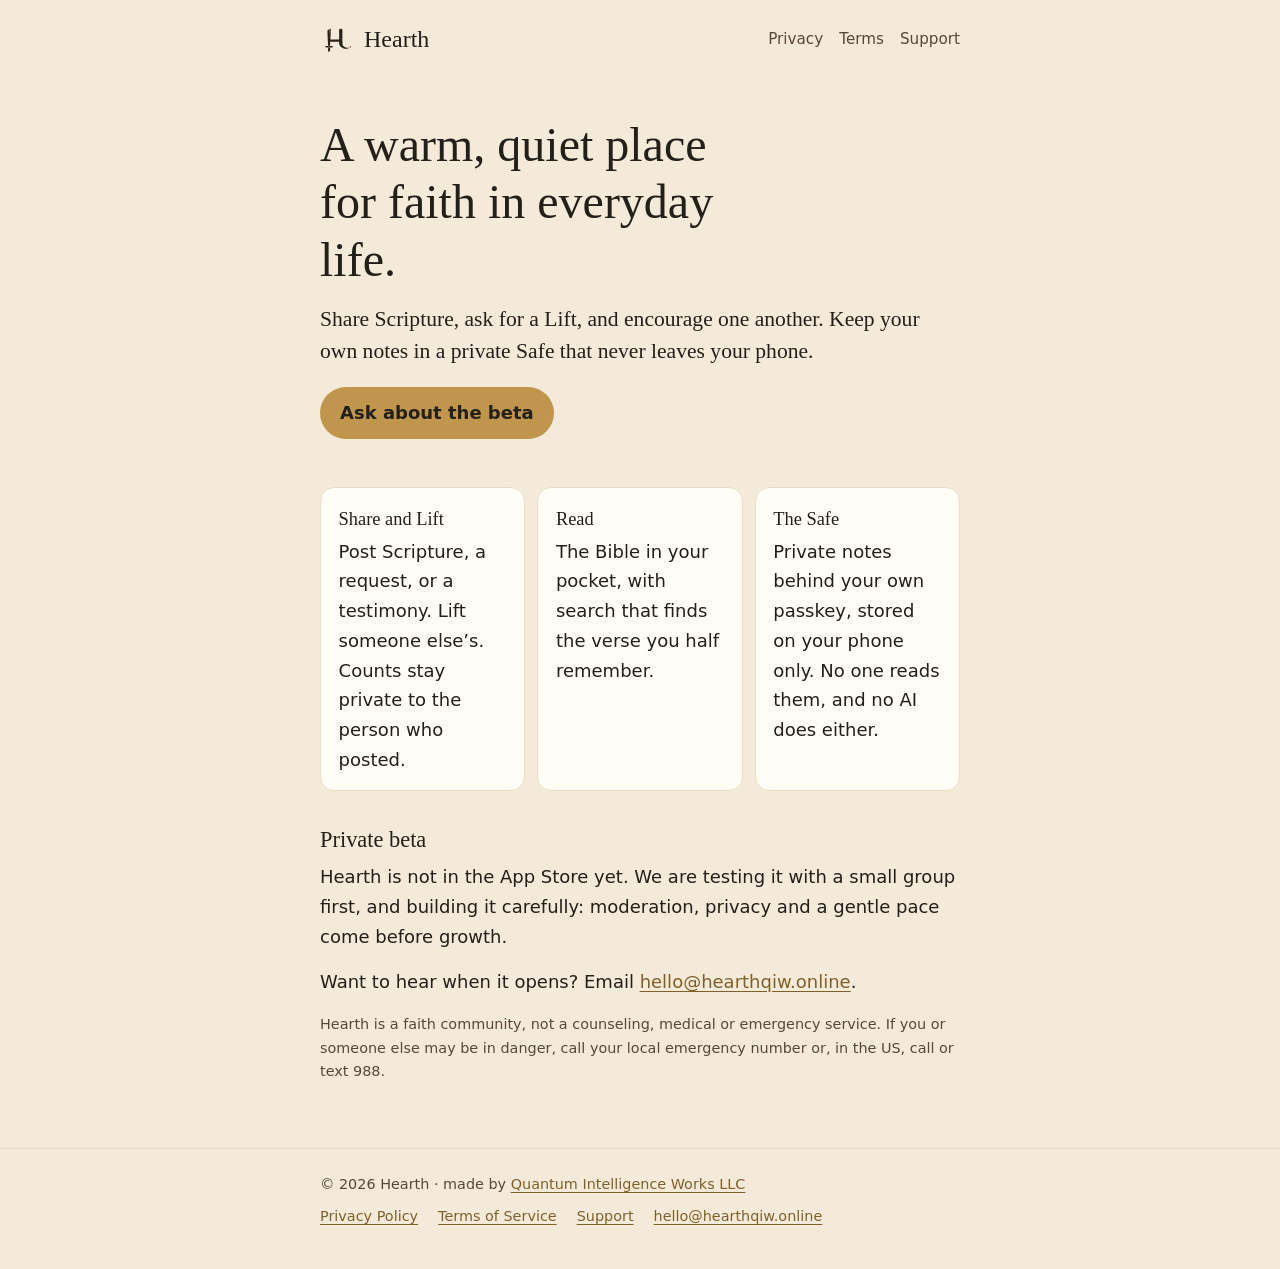
<file: hearth/index.html>
<!doctype html>
<html lang="en">
<head>
<meta charset="utf-8">
<meta name="viewport" content="width=device-width, initial-scale=1">
<meta name="format-detection" content="telephone=no">
<title>Hearth: a warm, quiet place for faith in everyday life</title>
<meta name="description" content="Hearth is a faith community app for sharing Scripture and lift requests, encouraging one another, and keeping a private Safe for your own notes. Now in private beta.">
<meta name="referrer" content="strict-origin-when-cross-origin">
<meta http-equiv="Content-Security-Policy" content="default-src 'self'; img-src 'self' data:; style-src 'self'; base-uri 'none'; form-action 'none'">
<meta name="theme-color" content="#f4ead9" media="(prefers-color-scheme: light)">
<meta name="theme-color" content="#100c08" media="(prefers-color-scheme: dark)">
<link rel="canonical" href="https://hearthqiw.online/hearth/">
<link rel="icon" href="/hearth/favicon.svg" type="image/svg+xml">
<link rel="apple-touch-icon" href="/hearth/apple-touch-icon.png">
<link rel="stylesheet" href="/hearth/style.css">
<meta property="og:type" content="website">
<meta property="og:site_name" content="Hearth">
<meta property="og:title" content="Hearth: a warm, quiet place for faith in everyday life">
<meta property="og:description" content="Hearth is a faith community app for sharing Scripture and lift requests, encouraging one another, and keeping a private Safe for your own notes. Now in private beta.">
<meta property="og:url" content="https://hearthqiw.online/hearth/">
<meta property="og:image" content="https://hearthqiw.online/hearth/og-image.png">
<meta name="twitter:card" content="summary">
</head>
<body>
<a class="skip" href="#main">Skip to content</a>
<header class="site">
  <div class="wrap">
    <a class="brand" href="/hearth/"><picture><source srcset="/hearth/mark-ember.svg" media="(prefers-color-scheme: dark)"><img src="/hearth/mark-light.svg" alt="" width="36" height="36"></picture><span>Hearth</span></a>
    <nav aria-label="Main">
      <a href="/privacy/">Privacy</a>
      <a href="/terms/">Terms</a>
      <a href="/support/">Support</a>
    </nav>
  </div>
</header>
<main id="main">
  <div class="wrap">
    <section class="hero">
      <h1>A warm, quiet place for faith in everyday life.</h1>
      <p class="lead">Share Scripture, ask for a Lift, and encourage one another. Keep your own notes in a private Safe that never leaves your phone.</p>
      <p><a class="button" href="mailto:hello@hearthqiw.online?subject=Hearth%20beta">Ask about the beta</a></p>
    </section>

    <ul class="cards">
      <li><strong>Share and Lift</strong>Post Scripture, a request, or a testimony. Lift someone else&rsquo;s. Counts stay private to the person who posted.</li>
      <li><strong>Read</strong>The Bible in your pocket, with search that finds the verse you half remember.</li>
      <li><strong>The Safe</strong>Private notes behind your own passkey, stored on your phone only. No one reads them, and no AI does either.</li>
    </ul>

    <h2>Private beta</h2>
    <p>Hearth is not in the App Store yet. We are testing it with a small group first, and building it carefully: moderation, privacy and a gentle pace come before growth.</p>
    <p>Want to hear when it opens? Email <a href="mailto:hello@hearthqiw.online">hello@hearthqiw.online</a>.</p>
    <p class="muted small">Hearth is a faith community, not a counseling, medical or emergency service. If you or someone else may be in danger, call your local emergency number or, in the US, call or text 988.</p>
  </div>
</main>
<footer class="site">
  <div class="wrap">
    <span>&copy; 2026 Hearth · made by <a href="/">Quantum Intelligence Works LLC</a></span>
    <nav aria-label="Footer">
      <a href="/privacy/">Privacy Policy</a>
      <a href="/terms/">Terms of Service</a>
      <a href="/support/">Support</a>
      <a href="mailto:hello@hearthqiw.online">hello@hearthqiw.online</a>
    </nav>
  </div>
</footer>
</body>
</html>
</file>
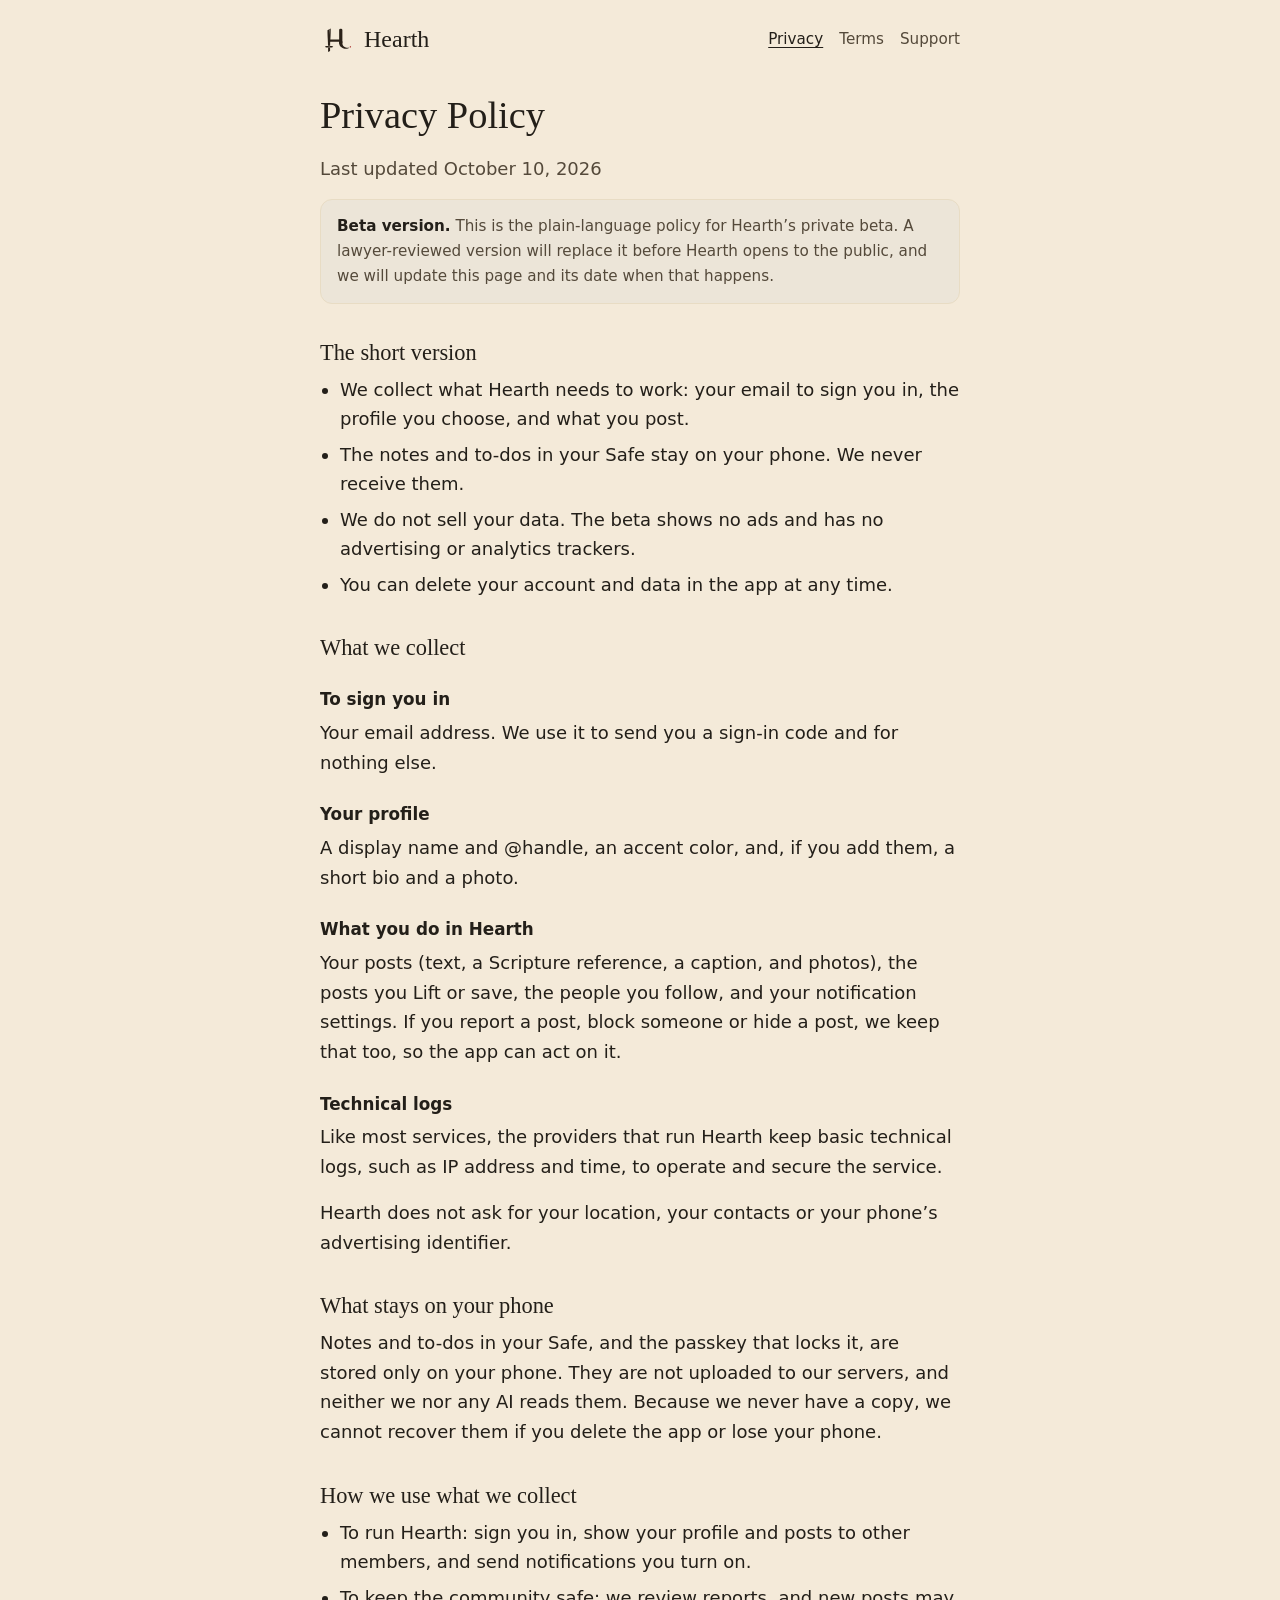
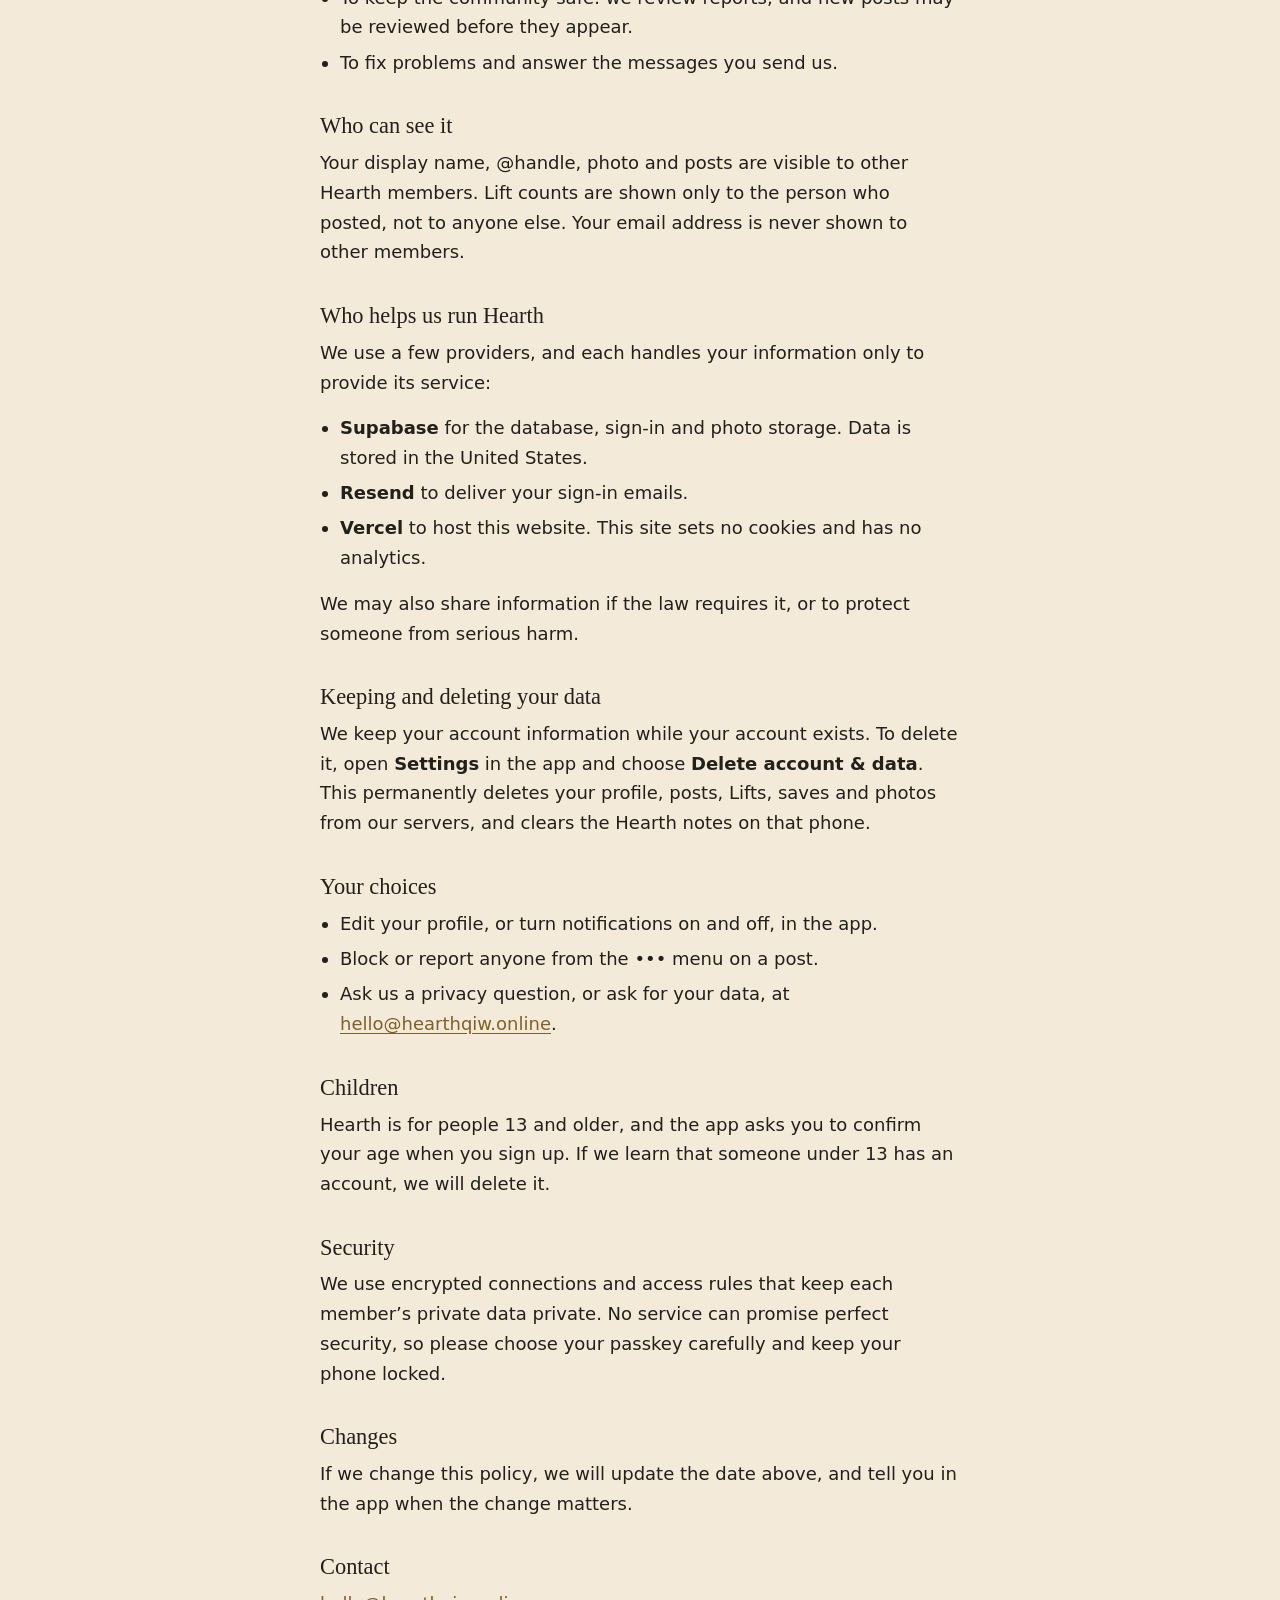
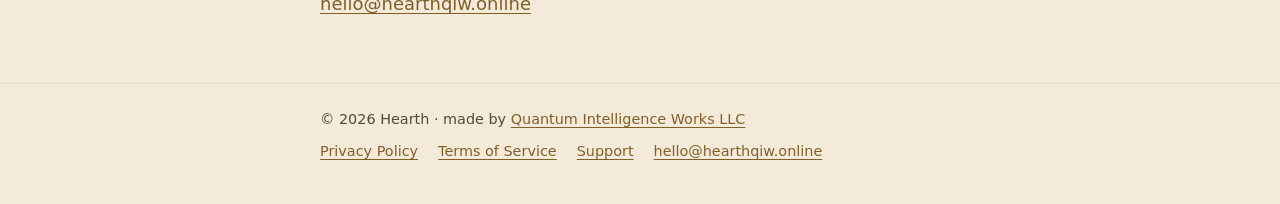
<file: privacy/index.html>
<!doctype html>
<html lang="en">
<head>
<meta charset="utf-8">
<meta name="viewport" content="width=device-width, initial-scale=1">
<title>Privacy Policy | Hearth</title>
<meta name="description" content="What Hearth collects, what stays on your phone, who we share it with, and how to delete your account.">
<meta name="referrer" content="strict-origin-when-cross-origin">
<meta http-equiv="Content-Security-Policy" content="default-src 'self'; img-src 'self' data:; style-src 'self'; base-uri 'none'; form-action 'none'">
<meta name="theme-color" content="#f4ead9" media="(prefers-color-scheme: light)">
<meta name="theme-color" content="#100c08" media="(prefers-color-scheme: dark)">
<link rel="canonical" href="https://hearthqiw.online/privacy/">
<link rel="icon" href="/hearth/favicon.svg" type="image/svg+xml">
<link rel="apple-touch-icon" href="/hearth/apple-touch-icon.png">
<link rel="stylesheet" href="/hearth/style.css">
<meta property="og:type" content="website">
<meta property="og:site_name" content="Hearth">
<meta property="og:title" content="Privacy Policy | Hearth">
<meta property="og:description" content="What Hearth collects, what stays on your phone, who we share it with, and how to delete your account.">
<meta property="og:url" content="https://hearthqiw.online/privacy/">
<meta property="og:image" content="https://hearthqiw.online/hearth/og-image.png">
<meta name="twitter:card" content="summary">
</head>
<body>
<a class="skip" href="#main">Skip to content</a>
<header class="site">
  <div class="wrap">
    <a class="brand" href="/hearth/"><picture><source srcset="/hearth/mark-ember.svg" media="(prefers-color-scheme: dark)"><img src="/hearth/mark-light.svg" alt="" width="36" height="36"></picture><span>Hearth</span></a>
    <nav aria-label="Main">
      <a href="/privacy/" aria-current="page">Privacy</a>
      <a href="/terms/">Terms</a>
      <a href="/support/">Support</a>
    </nav>
  </div>
</header>
<main id="main">
  <div class="wrap">
    <h1>Privacy Policy</h1>
    <p class="muted">Last updated October 10, 2026</p>
    <p class="note"><strong>Beta version.</strong> This is the plain-language policy for Hearth&rsquo;s private beta. A lawyer-reviewed version will replace it before Hearth opens to the public, and we will update this page and its date when that happens.</p>

    <h2>The short version</h2>
    <ul>
      <li>We collect what Hearth needs to work: your email to sign you in, the profile you choose, and what you post.</li>
      <li>The notes and to-dos in your Safe stay on your phone. We never receive them.</li>
      <li>We do not sell your data. The beta shows no ads and has no advertising or analytics trackers.</li>
      <li>You can delete your account and data in the app at any time.</li>
    </ul>

    <h2>What we collect</h2>
    <h3>To sign you in</h3>
    <p>Your email address. We use it to send you a sign-in code and for nothing else.</p>
    <h3>Your profile</h3>
    <p>A display name and @handle, an accent color, and, if you add them, a short bio and a photo.</p>
    <h3>What you do in Hearth</h3>
    <p>Your posts (text, a Scripture reference, a caption, and photos), the posts you Lift or save, the people you follow, and your notification settings. If you report a post, block someone or hide a post, we keep that too, so the app can act on it.</p>
    <h3>Technical logs</h3>
    <p>Like most services, the providers that run Hearth keep basic technical logs, such as IP address and time, to operate and secure the service.</p>
    <p>Hearth does not ask for your location, your contacts or your phone&rsquo;s advertising identifier.</p>

    <h2>What stays on your phone</h2>
    <p>Notes and to-dos in your Safe, and the passkey that locks it, are stored only on your phone. They are not uploaded to our servers, and neither we nor any AI reads them. Because we never have a copy, we cannot recover them if you delete the app or lose your phone.</p>

    <h2>How we use what we collect</h2>
    <ul>
      <li>To run Hearth: sign you in, show your profile and posts to other members, and send notifications you turn on.</li>
      <li>To keep the community safe: we review reports, and new posts may be reviewed before they appear.</li>
      <li>To fix problems and answer the messages you send us.</li>
    </ul>

    <h2>Who can see it</h2>
    <p>Your display name, @handle, photo and posts are visible to other Hearth members. Lift counts are shown only to the person who posted, not to anyone else. Your email address is never shown to other members.</p>

    <h2>Who helps us run Hearth</h2>
    <p>We use a few providers, and each handles your information only to provide its service:</p>
    <ul>
      <li><strong>Supabase</strong> for the database, sign-in and photo storage. Data is stored in the United States.</li>
      <li><strong>Resend</strong> to deliver your sign-in emails.</li>
      <li><strong>Vercel</strong> to host this website. This site sets no cookies and has no analytics.</li>
    </ul>
    <p>We may also share information if the law requires it, or to protect someone from serious harm.</p>

    <h2>Keeping and deleting your data</h2>
    <p>We keep your account information while your account exists. To delete it, open <strong>Settings</strong> in the app and choose <strong>Delete account &amp; data</strong>. This permanently deletes your profile, posts, Lifts, saves and photos from our servers, and clears the Hearth notes on that phone.</p>

    <h2>Your choices</h2>
    <ul>
      <li>Edit your profile, or turn notifications on and off, in the app.</li>
      <li>Block or report anyone from the &bull;&bull;&bull; menu on a post.</li>
      <li>Ask us a privacy question, or ask for your data, at <a href="mailto:hello@hearthqiw.online">hello@hearthqiw.online</a>.</li>
    </ul>

    <h2>Children</h2>
    <p>Hearth is for people 13 and older, and the app asks you to confirm your age when you sign up. If we learn that someone under 13 has an account, we will delete it.</p>

    <h2>Security</h2>
    <p>We use encrypted connections and access rules that keep each member&rsquo;s private data private. No service can promise perfect security, so please choose your passkey carefully and keep your phone locked.</p>

    <h2>Changes</h2>
    <p>If we change this policy, we will update the date above, and tell you in the app when the change matters.</p>

    <h2>Contact</h2>
    <p><a href="mailto:hello@hearthqiw.online">hello@hearthqiw.online</a></p>
  </div>
</main>
<footer class="site">
  <div class="wrap">
    <span>&copy; 2026 Hearth · made by <a href="/">Quantum Intelligence Works LLC</a></span>
    <nav aria-label="Footer">
      <a href="/privacy/">Privacy Policy</a>
      <a href="/terms/">Terms of Service</a>
      <a href="/support/">Support</a>
      <a href="mailto:hello@hearthqiw.online">hello@hearthqiw.online</a>
    </nav>
  </div>
</footer>
</body>
</html>
</file>
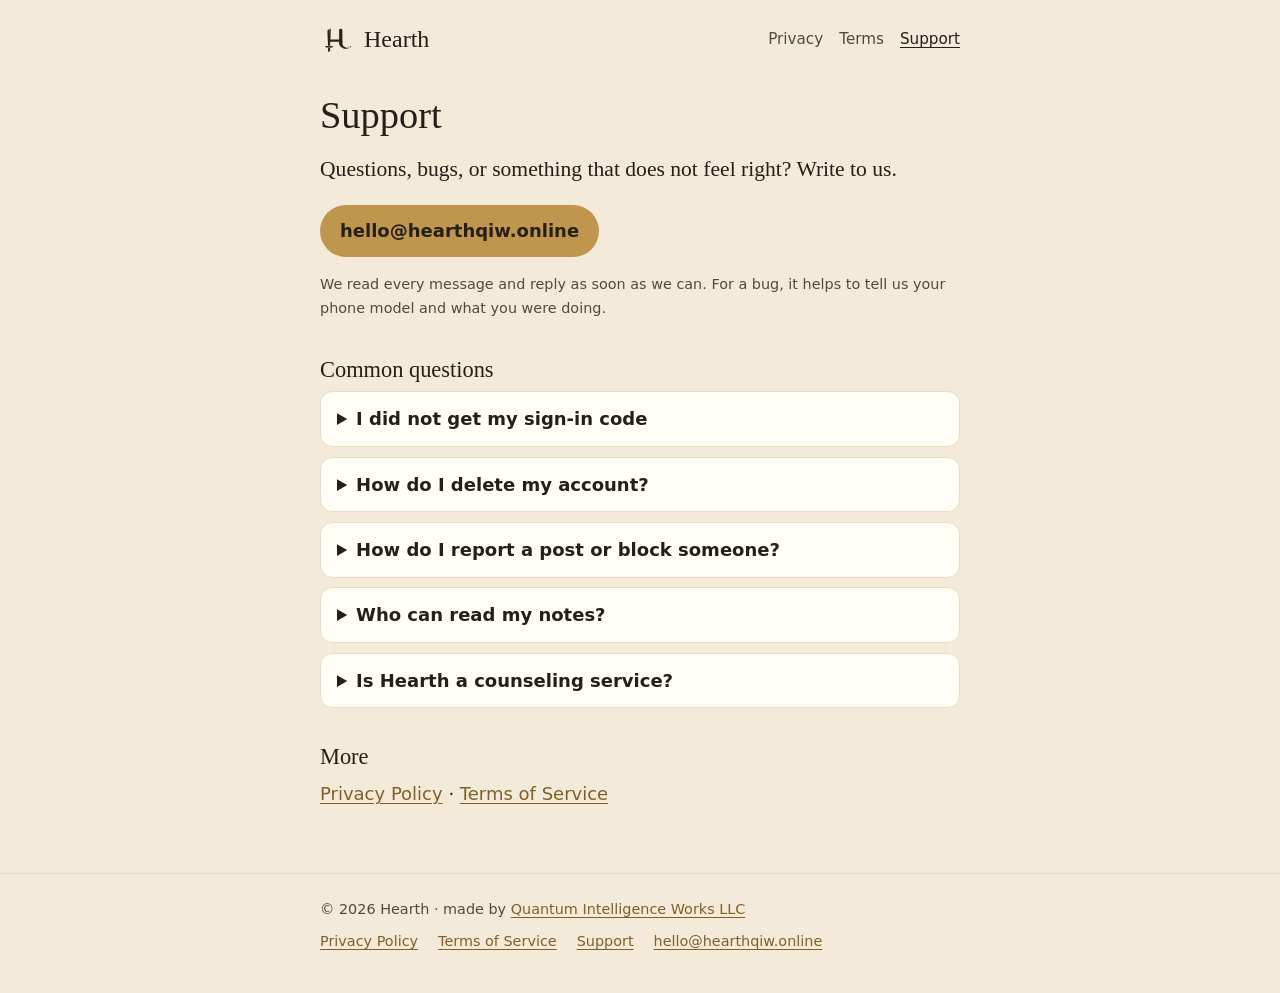
<file: support/index.html>
<!doctype html>
<html lang="en">
<head>
<meta charset="utf-8">
<meta name="viewport" content="width=device-width, initial-scale=1">
<meta name="format-detection" content="telephone=no">
<title>Support | Hearth</title>
<meta name="description" content="Get help with Hearth: sign-in codes, deleting your account, reporting a post, and how to reach us.">
<meta name="referrer" content="strict-origin-when-cross-origin">
<meta http-equiv="Content-Security-Policy" content="default-src 'self'; img-src 'self' data:; style-src 'self'; base-uri 'none'; form-action 'none'">
<meta name="theme-color" content="#f4ead9" media="(prefers-color-scheme: light)">
<meta name="theme-color" content="#100c08" media="(prefers-color-scheme: dark)">
<link rel="canonical" href="https://hearthqiw.online/support/">
<link rel="icon" href="/hearth/favicon.svg" type="image/svg+xml">
<link rel="apple-touch-icon" href="/hearth/apple-touch-icon.png">
<link rel="stylesheet" href="/hearth/style.css">
<meta property="og:type" content="website">
<meta property="og:site_name" content="Hearth">
<meta property="og:title" content="Support | Hearth">
<meta property="og:description" content="Get help with Hearth: sign-in codes, deleting your account, reporting a post, and how to reach us.">
<meta property="og:url" content="https://hearthqiw.online/support/">
<meta property="og:image" content="https://hearthqiw.online/hearth/og-image.png">
<meta name="twitter:card" content="summary">
</head>
<body>
<a class="skip" href="#main">Skip to content</a>
<header class="site">
  <div class="wrap">
    <a class="brand" href="/hearth/"><picture><source srcset="/hearth/mark-ember.svg" media="(prefers-color-scheme: dark)"><img src="/hearth/mark-light.svg" alt="" width="36" height="36"></picture><span>Hearth</span></a>
    <nav aria-label="Main">
      <a href="/privacy/">Privacy</a>
      <a href="/terms/">Terms</a>
      <a href="/support/" aria-current="page">Support</a>
    </nav>
  </div>
</header>
<main id="main">
  <div class="wrap">
    <h1>Support</h1>
    <p class="lead">Questions, bugs, or something that does not feel right? Write to us.</p>
    <p><a class="button" href="mailto:hello@hearthqiw.online?subject=Hearth%20support">hello@hearthqiw.online</a></p>
    <p class="muted small">We read every message and reply as soon as we can. For a bug, it helps to tell us your phone model and what you were doing.</p>

    <h2>Common questions</h2>
    <details>
      <summary>I did not get my sign-in code</summary>
      <p>Check your spam or junk folder. The email comes from Hearth, at noreply@hearthqiw.online. Each code works once and lasts one hour. You can ask for a new one after a minute. If it still does not arrive, write to us.</p>
    </details>
    <details>
      <summary>How do I delete my account?</summary>
      <p>Open Settings in the app and choose Delete account &amp; data. This permanently deletes your profile, posts, Lifts, saves and photos, and clears the Hearth notes on that phone.</p>
    </details>
    <details>
      <summary>How do I report a post or block someone?</summary>
      <p>Tap the &bull;&bull;&bull; menu on any post. You can report it, hide it, or block the person who posted it.</p>
    </details>
    <details>
      <summary>Who can read my notes?</summary>
      <p>No one but you. Notes and to-dos in the Safe are stored on your phone only, behind your passkey, and are never uploaded.</p>
    </details>
    <details>
      <summary>Is Hearth a counseling service?</summary>
      <p>No. Hearth is a faith community, not a counseling, medical or emergency service. If you or someone else may be in danger, call your local emergency number or, in the US, call or text 988.</p>
    </details>

    <h2>More</h2>
    <p><a href="/privacy/">Privacy Policy</a> &middot; <a href="/terms/">Terms of Service</a></p>
  </div>
</main>
<footer class="site">
  <div class="wrap">
    <span>&copy; 2026 Hearth · made by <a href="/">Quantum Intelligence Works LLC</a></span>
    <nav aria-label="Footer">
      <a href="/privacy/">Privacy Policy</a>
      <a href="/terms/">Terms of Service</a>
      <a href="/support/">Support</a>
      <a href="mailto:hello@hearthqiw.online">hello@hearthqiw.online</a>
    </nav>
  </div>
</footer>
</body>
</html>
</file>
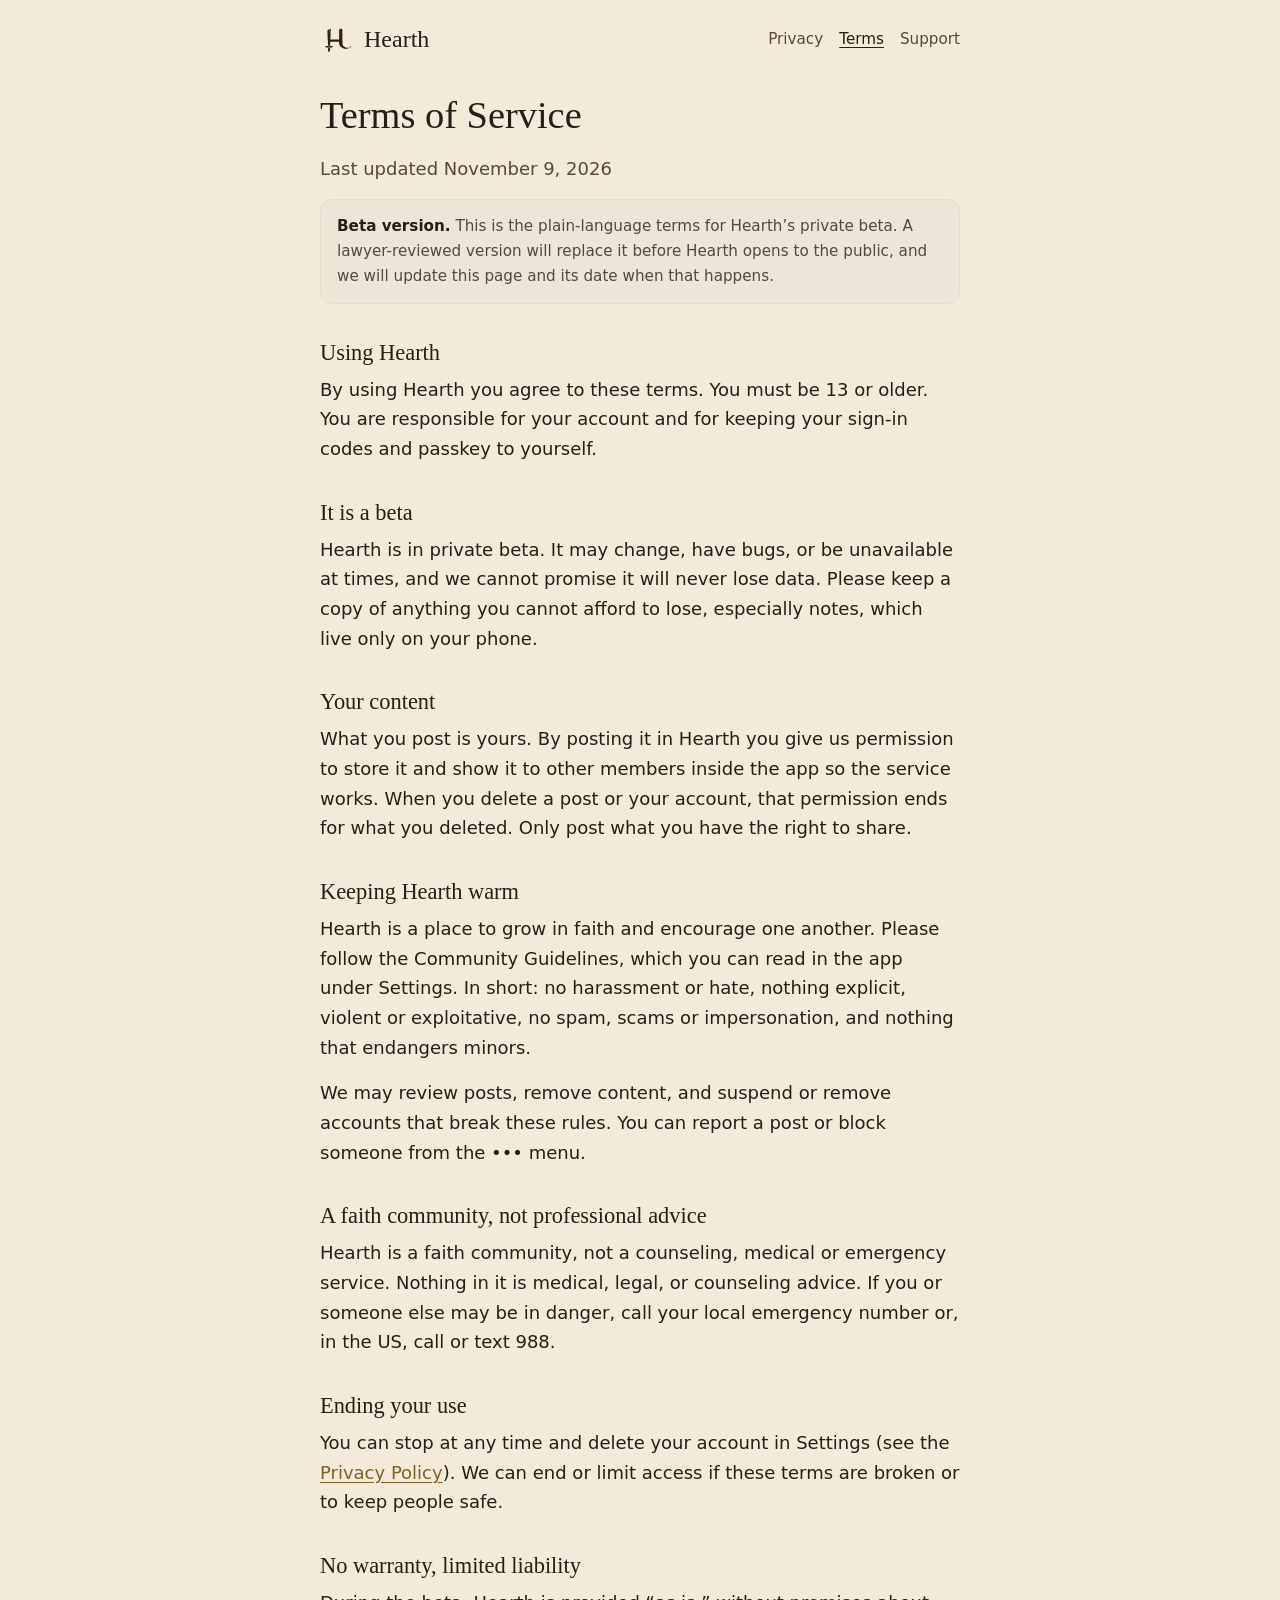
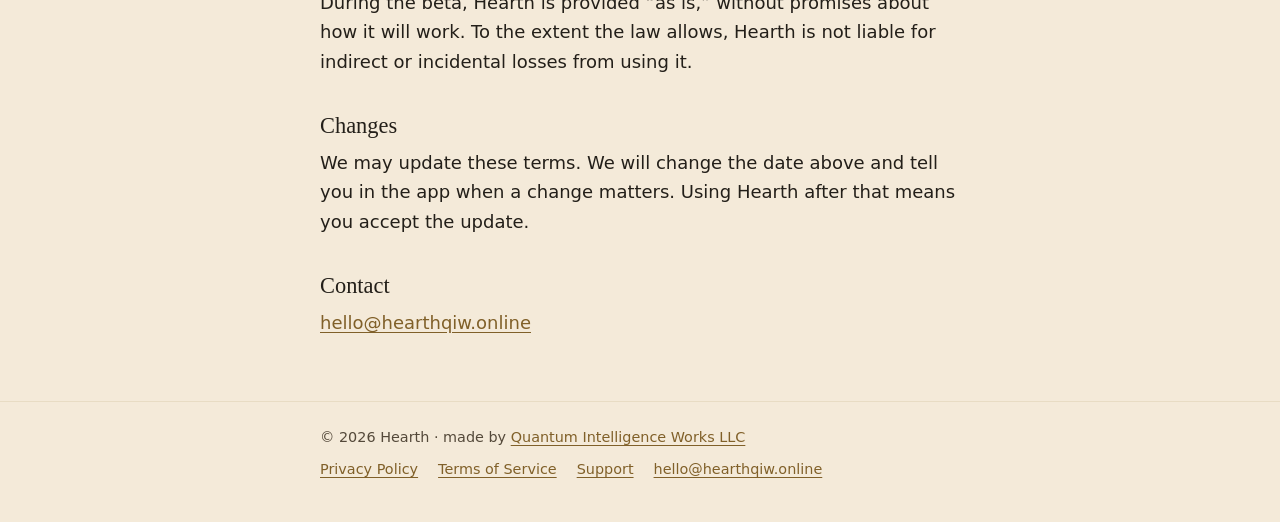
<file: terms/index.html>
<!doctype html>
<html lang="en">
<head>
<meta charset="utf-8">
<meta name="viewport" content="width=device-width, initial-scale=1">
<meta name="format-detection" content="telephone=no">
<title>Terms of Service | Hearth</title>
<meta name="description" content="The ground rules for using Hearth during the private beta.">
<meta name="referrer" content="strict-origin-when-cross-origin">
<meta http-equiv="Content-Security-Policy" content="default-src 'self'; img-src 'self' data:; style-src 'self'; base-uri 'none'; form-action 'none'">
<meta name="theme-color" content="#f4ead9" media="(prefers-color-scheme: light)">
<meta name="theme-color" content="#100c08" media="(prefers-color-scheme: dark)">
<link rel="canonical" href="https://hearthqiw.online/terms/">
<link rel="icon" href="/hearth/favicon.svg" type="image/svg+xml">
<link rel="apple-touch-icon" href="/hearth/apple-touch-icon.png">
<link rel="stylesheet" href="/hearth/style.css">
<meta property="og:type" content="website">
<meta property="og:site_name" content="Hearth">
<meta property="og:title" content="Terms of Service | Hearth">
<meta property="og:description" content="The ground rules for using Hearth during the private beta.">
<meta property="og:url" content="https://hearthqiw.online/terms/">
<meta property="og:image" content="https://hearthqiw.online/hearth/og-image.png">
<meta name="twitter:card" content="summary">
</head>
<body>
<a class="skip" href="#main">Skip to content</a>
<header class="site">
  <div class="wrap">
    <a class="brand" href="/hearth/"><picture><source srcset="/hearth/mark-ember.svg" media="(prefers-color-scheme: dark)"><img src="/hearth/mark-light.svg" alt="" width="36" height="36"></picture><span>Hearth</span></a>
    <nav aria-label="Main">
      <a href="/privacy/">Privacy</a>
      <a href="/terms/" aria-current="page">Terms</a>
      <a href="/support/">Support</a>
    </nav>
  </div>
</header>
<main id="main">
  <div class="wrap">
    <h1>Terms of Service</h1>
    <p class="muted">Last updated November 9, 2026</p>
    <p class="note"><strong>Beta version.</strong> This is the plain-language terms for Hearth&rsquo;s private beta. A lawyer-reviewed version will replace it before Hearth opens to the public, and we will update this page and its date when that happens.</p>

    <h2>Using Hearth</h2>
    <p>By using Hearth you agree to these terms. You must be 13 or older. You are responsible for your account and for keeping your sign-in codes and passkey to yourself.</p>

    <h2>It is a beta</h2>
    <p>Hearth is in private beta. It may change, have bugs, or be unavailable at times, and we cannot promise it will never lose data. Please keep a copy of anything you cannot afford to lose, especially notes, which live only on your phone.</p>

    <h2>Your content</h2>
    <p>What you post is yours. By posting it in Hearth you give us permission to store it and show it to other members inside the app so the service works. When you delete a post or your account, that permission ends for what you deleted. Only post what you have the right to share.</p>

    <h2>Keeping Hearth warm</h2>
    <p>Hearth is a place to grow in faith and encourage one another. Please follow the Community Guidelines, which you can read in the app under Settings. In short: no harassment or hate, nothing explicit, violent or exploitative, no spam, scams or impersonation, and nothing that endangers minors.</p>
    <p>We may review posts, remove content, and suspend or remove accounts that break these rules. You can report a post or block someone from the &bull;&bull;&bull; menu.</p>

    <h2>A faith community, not professional advice</h2>
    <p>Hearth is a faith community, not a counseling, medical or emergency service. Nothing in it is medical, legal, or counseling advice. If you or someone else may be in danger, call your local emergency number or, in the US, call or text 988.</p>

    <h2>Ending your use</h2>
    <p>You can stop at any time and delete your account in Settings (see the <a href="/privacy/">Privacy Policy</a>). We can end or limit access if these terms are broken or to keep people safe.</p>

    <h2>No warranty, limited liability</h2>
    <p>During the beta, Hearth is provided &ldquo;as is,&rdquo; without promises about how it will work. To the extent the law allows, Hearth is not liable for indirect or incidental losses from using it.</p>

    <h2>Changes</h2>
    <p>We may update these terms. We will change the date above and tell you in the app when a change matters. Using Hearth after that means you accept the update.</p>

    <h2>Contact</h2>
    <p><a href="mailto:hello@hearthqiw.online">hello@hearthqiw.online</a></p>
  </div>
</main>
<footer class="site">
  <div class="wrap">
    <span>&copy; 2026 Hearth · made by <a href="/">Quantum Intelligence Works LLC</a></span>
    <nav aria-label="Footer">
      <a href="/privacy/">Privacy Policy</a>
      <a href="/terms/">Terms of Service</a>
      <a href="/support/">Support</a>
      <a href="mailto:hello@hearthqiw.online">hello@hearthqiw.online</a>
    </nav>
  </div>
</footer>
</body>
</html>
</file>
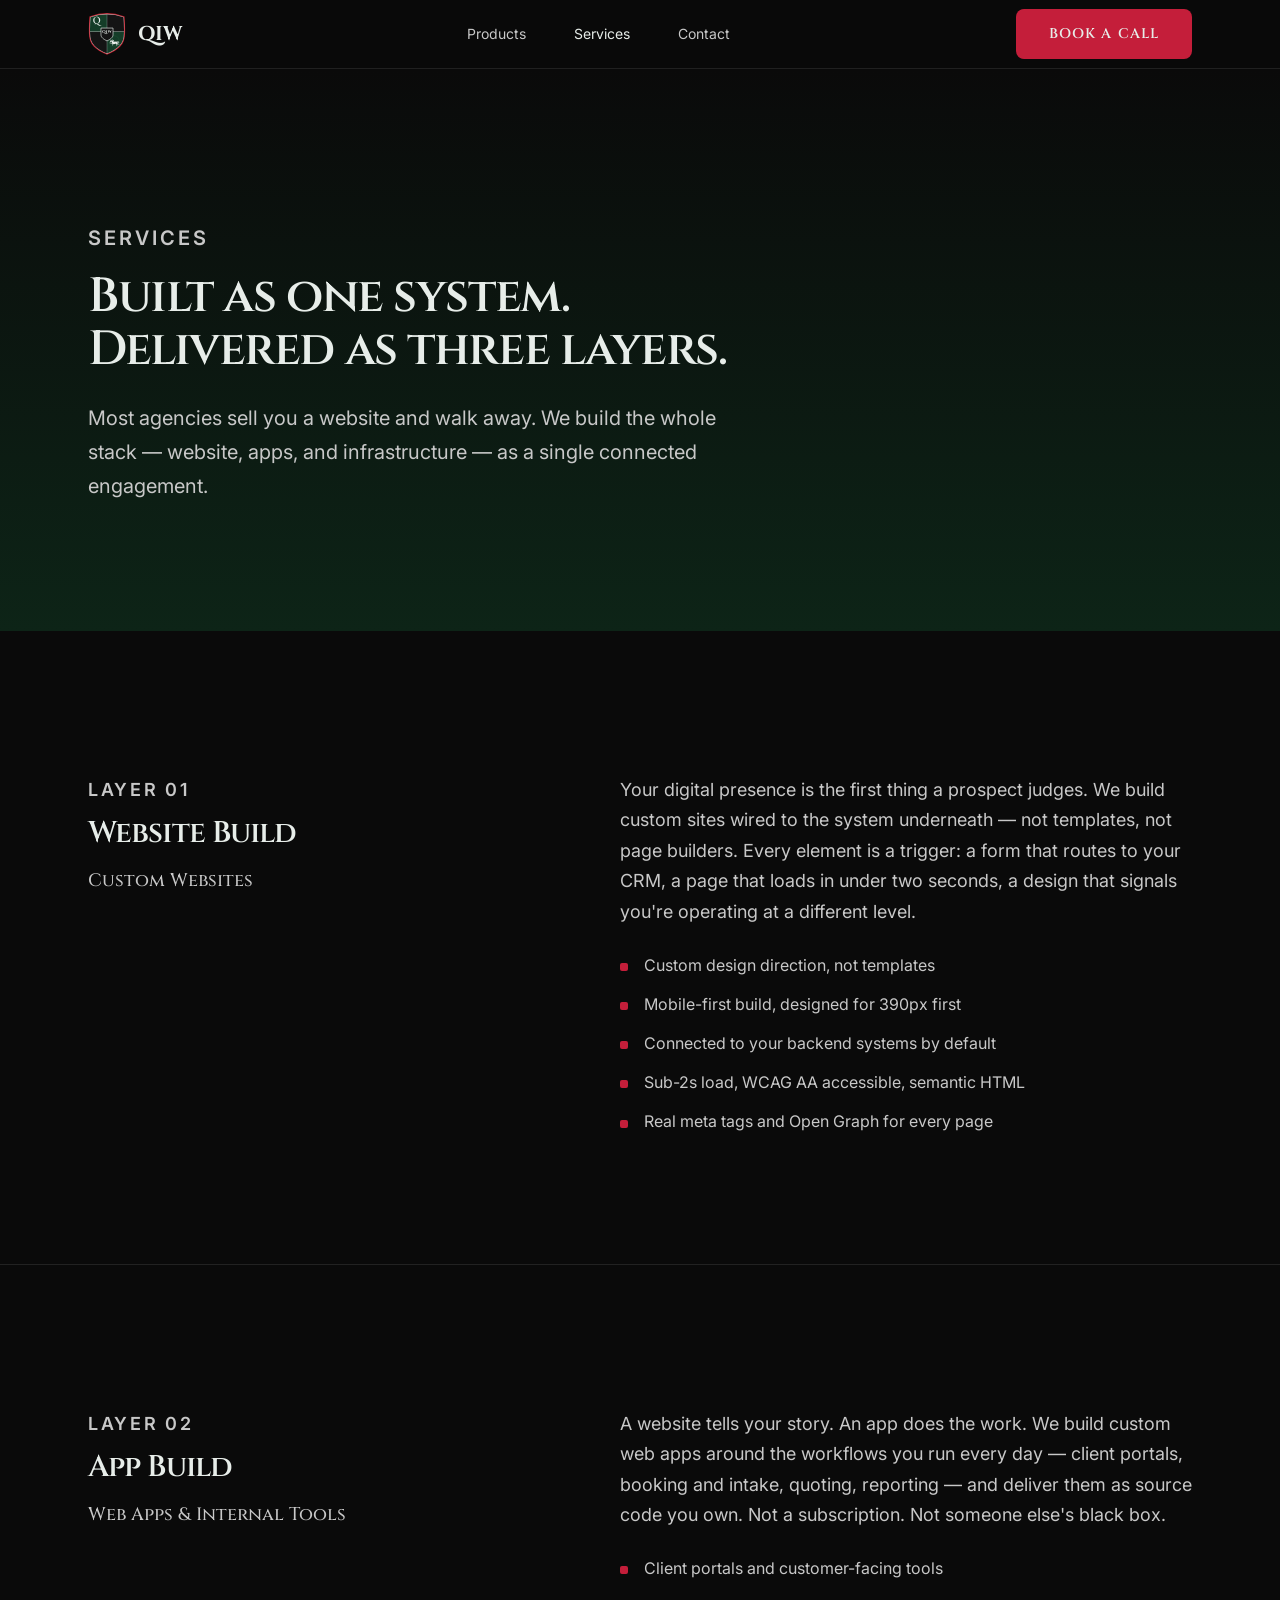
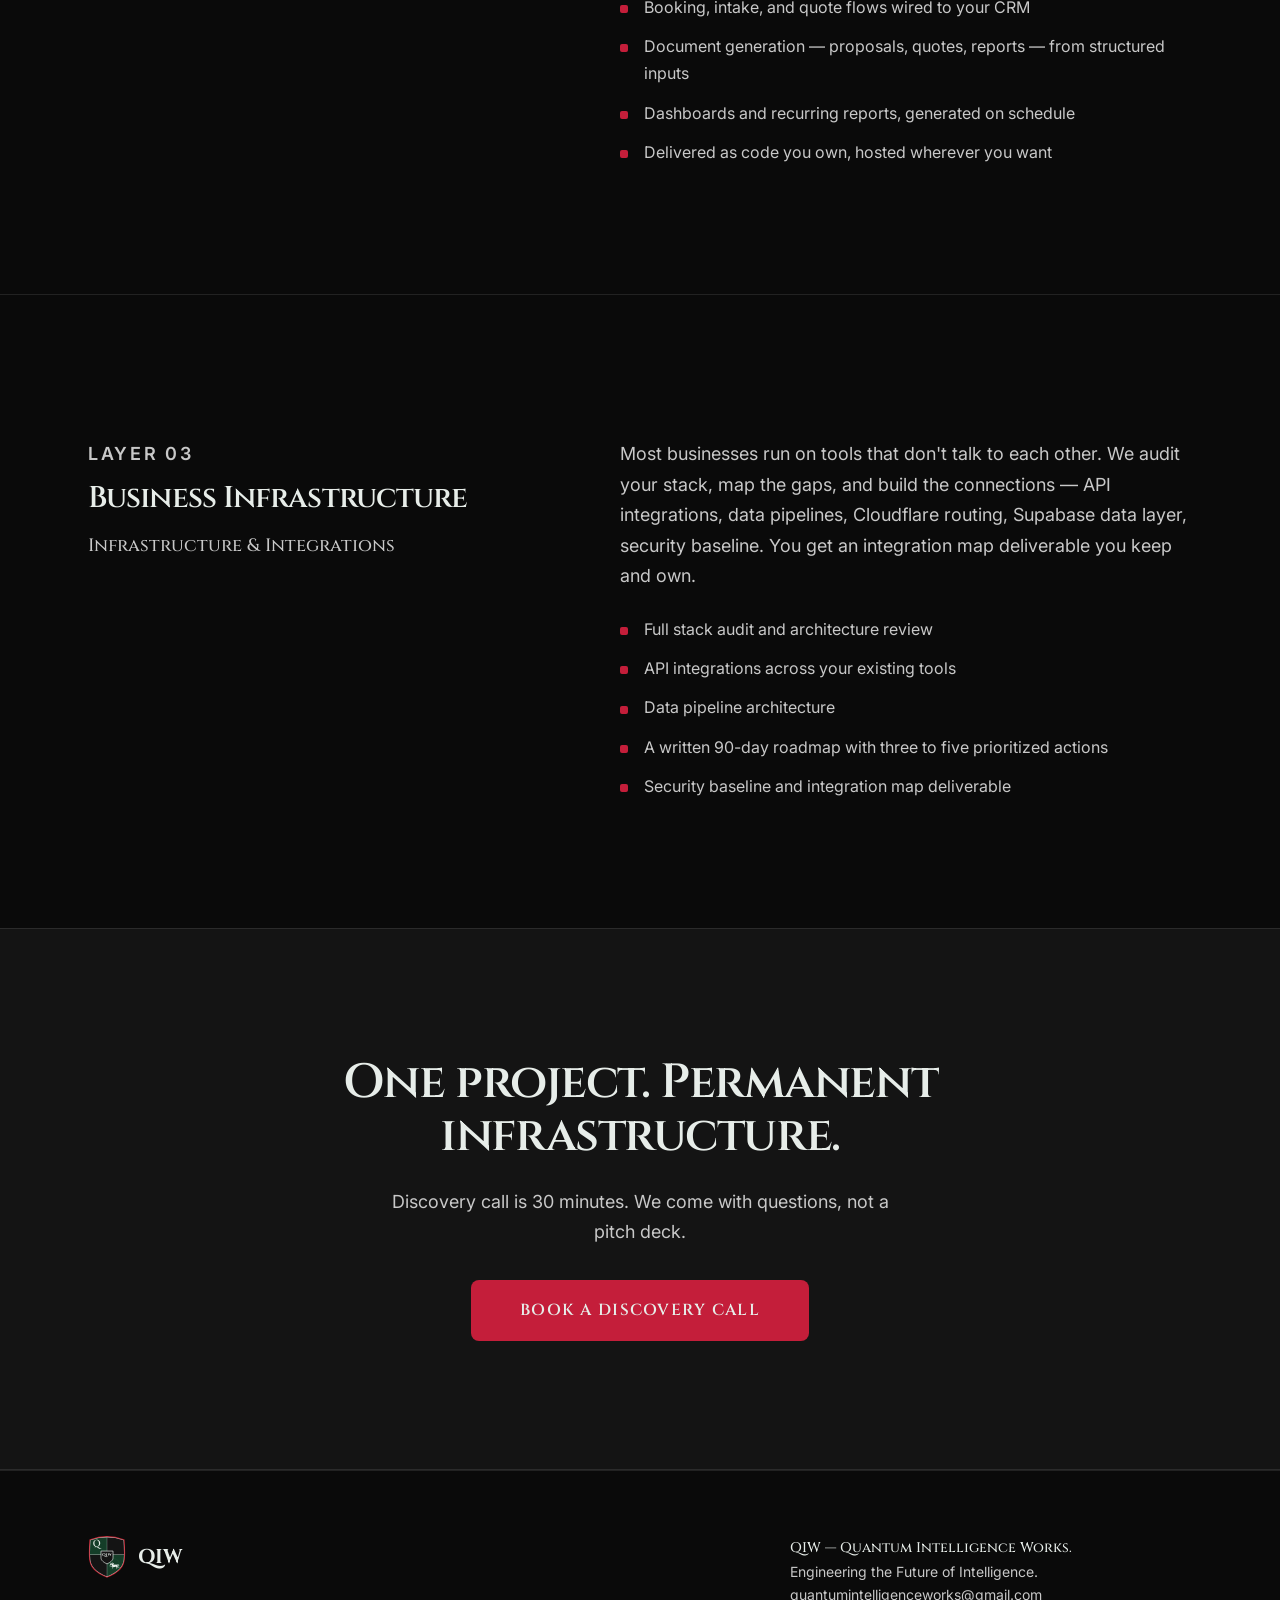
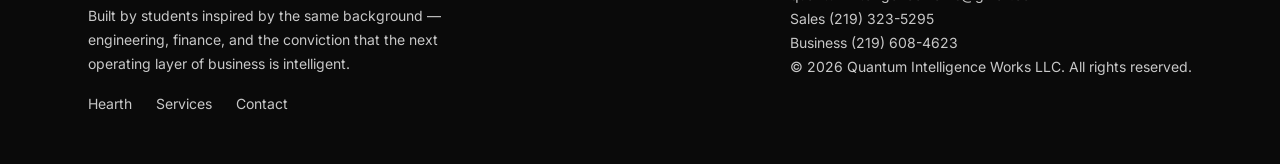
<file: services.html>
<!doctype html>
<html lang="en">
<head>
  <meta charset="UTF-8" />
  <meta name="viewport" content="width=device-width, initial-scale=1.0" />
  <title>Services — QIW</title>
  <meta name="description" content="Three connected layers: a custom website, a web app that runs your workflows, and business infrastructure wired together. One engagement." />
  <meta name="robots" content="index, follow" />
  <meta name="theme-color" content="#0A0A0A" />
  <link rel="canonical" href="https://hearthqiw.online/services.html" />

  <!-- Open Graph -->
  <meta property="og:title" content="Services — QIW" />
  <meta property="og:description" content="Three connected layers: a custom website, a web app that runs your workflows, and business infrastructure wired together. One engagement." />
  <meta property="og:image" content="https://hearthqiw.online/assets/brand/og-image-1200x630.png" />
  <meta property="og:type" content="website" />
  <meta property="og:url" content="https://hearthqiw.online/services.html" />
  <!-- Twitter -->
  <meta name="twitter:card" content="summary_large_image" />
  <meta name="twitter:title" content="Services — QIW" />
  <meta name="twitter:description" content="A custom website, a web app that runs your workflows, and business infrastructure wired together." />
  <meta name="twitter:image" content="https://hearthqiw.online/assets/brand/og-image-1200x630.png" />

  <link rel="icon" type="image/svg+xml" href="assets/brand/favicon.svg" />
  <link rel="apple-touch-icon" href="assets/brand/apple-touch-icon.png" />

  <!-- Fonts: Cinzel (display) + Inter (body) — Google Fonts -->
  <link rel="preconnect" href="https://fonts.googleapis.com" />
  <link rel="preconnect" href="https://fonts.gstatic.com" crossorigin />
  <link href="https://fonts.googleapis.com/css2?family=Cinzel:wght@500;600;700&family=Inter:wght@400;500;600;700&display=swap" rel="stylesheet" />

  <link rel="stylesheet" href="styles/tokens.css" />
  <link rel="stylesheet" href="styles/reset.css" />
  <link rel="stylesheet" href="styles/global.css" />
  <link rel="stylesheet" href="styles/components.css" />
</head>
<body>
  <a class="skip-link" href="#main">Skip to content</a>

  <header class="nav">
    <div class="container nav__inner">
      <a class="brand" href="index.html" aria-label="QIW home">
        <img src="assets/brand/qiw-emblem-reversed.svg" class="brand__mark" width="38" height="44" alt="" /><span class="brand__name">QIW</span>
      </a>
      <nav class="nav__links" aria-label="Primary">
        <a href="index.html#products">Products</a> <a href="services.html" aria-current="page">Services</a>
        <a href="contact.html">Contact</a>
      </nav>
      <div class="nav__cta">
        <a class="btn btn--primary" href="contact.html">Book a Call</a>
      </div>
    </div>
  </header>

  <main id="main">
    <!-- PAGE HERO -->
    <section class="page-hero">
      <div class="container">
        <p class="tag">Services</p>
        <h1>Built as one system.<br>Delivered as three layers.</h1>
        <p>Most agencies sell you a website and walk away. We build the whole stack — website, apps, and infrastructure — as a single connected engagement.</p>
      </div>
    </section>

    <!-- DEEP DIVE 01 -->
    <section class="deepdive">
      <div class="container deepdive__grid">
        <div>
          <p class="tag">Layer 01</p>
          <h2>Website Build</h2>
          <p class="deepdive__sub">Custom Websites</p>
        </div>
        <div>
          <p>Your digital presence is the first thing a prospect judges. We build custom sites wired to the system underneath — not templates, not page builders. Every element is a trigger: a form that routes to your CRM, a page that loads in under two seconds, a design that signals you're operating at a different level.</p>
          <ul class="deepdive__list">
            <li>Custom design direction, not templates</li>
            <li>Mobile-first build, designed for 390px first</li>
            <li>Connected to your backend systems by default</li>
            <li>Sub-2s load, WCAG AA accessible, semantic HTML</li>
            <li>Real meta tags and Open Graph for every page</li>
          </ul>
        </div>
      </div>
    </section>

    <!-- DEEP DIVE 02 -->
    <section class="deepdive">
      <div class="container deepdive__grid">
        <div>
          <p class="tag">Layer 02</p>
          <h2>App Build</h2>
          <p class="deepdive__sub">Web Apps &amp; Internal Tools</p>
        </div>
        <div>
          <p>A website tells your story. An app does the work. We build custom web apps around the workflows you run every day — client portals, booking and intake, quoting, reporting — and deliver them as source code you own. Not a subscription. Not someone else's black box.</p>
          <ul class="deepdive__list">
            <li>Client portals and customer-facing tools</li>
            <li>Booking, intake, and quote flows wired to your CRM</li>
            <li>Document generation — proposals, quotes, reports — from structured inputs</li>
            <li>Dashboards and recurring reports, generated on schedule</li>
            <li>Delivered as code you own, hosted wherever you want</li>
          </ul>
        </div>
      </div>
    </section>

    <!-- DEEP DIVE 03 -->
    <section class="deepdive">
      <div class="container deepdive__grid">
        <div>
          <p class="tag">Layer 03</p>
          <h2>Business Infrastructure</h2>
          <p class="deepdive__sub">Infrastructure &amp; Integrations</p>
        </div>
        <div>
          <p>Most businesses run on tools that don't talk to each other. We audit your stack, map the gaps, and build the connections — API integrations, data pipelines, Cloudflare routing, Supabase data layer, security baseline. You get an integration map deliverable you keep and own.</p>
          <ul class="deepdive__list">
            <li>Full stack audit and architecture review</li>
            <li>API integrations across your existing tools</li>
            <li>Data pipeline architecture</li>
            <li>A written 90-day roadmap with three to five prioritized actions</li>
            <li>Security baseline and integration map deliverable</li>
          </ul>
        </div>
      </div>
    </section>

    <!-- CTA BAND -->
    <section class="cta-band">
      <div class="container">
        <h2>One project. Permanent infrastructure.</h2>
        <p>Discovery call is 30 minutes. We come with questions, not a pitch deck.</p>
        <div class="cta-band__btns">
          <a class="btn btn--primary btn--lg" href="contact.html">Book a Discovery Call</a>
        </div>
      </div>
    </section>
  </main>

  <footer class="footer">
    <div class="container footer__grid">
      <div>
        <a class="brand" href="index.html" aria-label="QIW home">
          <img src="assets/brand/qiw-emblem-reversed.svg" class="brand__mark" width="38" height="44" alt="" /><span class="brand__name">QIW</span>
        </a>
        <p class="footer__tagline">Built by students inspired by the same background — engineering, finance, and the conviction that the next operating layer of business is intelligent.</p>
        <nav class="footer__links" aria-label="Footer">
          <a href="hearth/">Hearth</a>
          <a href="services.html">Services</a>
          <a href="contact.html">Contact</a>
        </nav>
      </div>
      <div class="footer__meta">
        <b>QIW — Quantum Intelligence Works.</b><br>
        Engineering the Future of Intelligence.<br>
        <a href="mailto:quantumintelligenceworks@gmail.com">quantumintelligenceworks@gmail.com</a><br>
        Sales <a href="tel:+12193235295">(219) 323-5295</a><br>
        Business <a href="tel:+12196084623">(219) 608-4623</a><br>
        © 2026 Quantum Intelligence Works LLC. All rights reserved.
      </div>
    </div>
  </footer>
</body>
</html>
</file>
<file: hearth/style.css>
/* Hearth site: tokens come from the app (src/lib/theme.ts). No third-party requests, no scripts. */
:root {
  --bg: #f4ead9;          /* cream */
  --surface: #fffdf6;     /* creamHi */
  --text: #231f19;        /* ink900 */
  --muted: #54493a;       /* ink500, AA on cream */
  --link: #806029;        /* goldInk, AA on cream/parchment */
  --gold: #c0954e;
  --border: #e8dcc4;      /* borderCream */
  --note-bg: #ece5d8;     /* parchment */
  --serif: "Newsreader", "Iowan Old Style", "Palatino Linotype", Palatino, Georgia, serif;
  --sans: "Hanken Grotesk", system-ui, -apple-system, "Segoe UI", Roboto, "Helvetica Neue", Arial, sans-serif;
}
@media (prefers-color-scheme: dark) {
  :root {
    --bg: #100c08;
    --surface: #16120d;
    --text: #fdf8ee;      /* paper */
    --muted: #cfc4ae;
    --link: #d2a85f;      /* gold2 */
    --border: #2a2418;    /* borderDk */
    --note-bg: #1c160f;
  }
}

*, *::before, *::after { box-sizing: border-box; }
html { -webkit-text-size-adjust: 100%; text-size-adjust: 100%; }
body {
  margin: 0;
  background: var(--bg);
  color: var(--text);
  font-family: var(--sans);
  font-size: 1.0625rem;
  line-height: 1.65;
}

.skip {
  position: absolute; left: 1rem; top: -4rem; padding: .5rem .75rem;
  background: var(--surface); color: var(--text); border: 1px solid var(--border); border-radius: 8px;
}
.skip:focus { top: 1rem; }

.wrap { max-width: 42rem; margin: 0 auto; padding: 0 1rem; }

header.site { padding: 1.25rem 0 .5rem; }
header.site .wrap { display: flex; align-items: center; justify-content: space-between; gap: 1rem; }
.brand { display: inline-flex; align-items: center; gap: .5rem; color: var(--text); text-decoration: none; font-family: var(--serif); font-size: 1.5rem; }
.brand img { width: 2.25rem; height: 2.25rem; display: block; }
header.site nav { display: flex; gap: 1rem; font-size: .95rem; }
header.site nav a { color: var(--muted); text-decoration: none; padding: .25rem 0; }
header.site nav a:hover, header.site nav a[aria-current="page"] { color: var(--text); text-decoration: underline; text-underline-offset: 3px; }

main { padding: 1.5rem 0 3rem; }
h1, h2 { font-family: var(--serif); font-weight: 500; line-height: 1.2; }
h1 { font-size: 2rem; margin: 0 0 1rem; }
h2 { font-size: 1.4rem; margin: 2.25rem 0 .5rem; }
h3 { font-size: 1.05rem; margin: 1.5rem 0 .25rem; }
p, ul { margin: 0 0 1rem; }
ul { padding-left: 1.25rem; }
li { margin-bottom: .35rem; }
a { color: var(--link); text-underline-offset: 3px; }
a:hover { text-decoration-thickness: 2px; }
a:focus-visible, .button:focus-visible, summary:focus-visible { outline: 3px solid var(--gold); outline-offset: 2px; border-radius: 4px; }
.lead { font-family: var(--serif); font-size: 1.35rem; line-height: 1.45; color: var(--text); margin-bottom: 1.25rem; }
.muted { color: var(--muted); }
.small { font-size: .9rem; }

.hero { padding: 1.5rem 0 .5rem; }
.hero h1 { font-size: 2.25rem; max-width: 18ch; }

.button {
  display: inline-block; padding: .7rem 1.25rem; border-radius: 999px;
  background: var(--gold); color: #231f19; font-weight: 600; text-decoration: none;
}
.button:hover { background: #d2a85f; }

.cards { display: grid; gap: .75rem; margin: 1.5rem 0; padding: 0; list-style: none; }
.cards li { background: var(--surface); border: 1px solid var(--border); border-radius: 14px; padding: 1rem 1.1rem; margin: 0; }
.cards strong { display: block; font-family: var(--serif); font-weight: 500; font-size: 1.15rem; margin-bottom: .15rem; }

.note { background: var(--note-bg); border: 1px solid var(--border); border-radius: 12px; padding: .85rem 1rem; margin: 0 0 1.5rem; font-size: .95rem; color: var(--muted); }
.note strong { color: var(--text); }

details { background: var(--surface); border: 1px solid var(--border); border-radius: 12px; padding: .75rem 1rem; margin: 0 0 .6rem; }
summary { cursor: pointer; font-weight: 600; }
details[open] summary { margin-bottom: .5rem; }
details p:last-child { margin-bottom: 0; }

footer.site { border-top: 1px solid var(--border); padding: 1.5rem 0 2.5rem; font-size: .9rem; color: var(--muted); }
footer.site .wrap { display: flex; flex-wrap: wrap; gap: .5rem 1.25rem; justify-content: space-between; }
footer.site nav { display: flex; flex-wrap: wrap; gap: .5rem 1.25rem; }

@media (min-width: 640px) {
  body { font-size: 1.125rem; }
  h1 { font-size: 2.4rem; }
  .hero h1 { font-size: 3rem; }
  .cards { grid-template-columns: repeat(3, 1fr); }
}
@media (prefers-reduced-motion: no-preference) {
  .button, a { transition: background-color .2s ease-out, color .2s ease-out; }
}
</file>
<file: styles/tokens.css>
/* tokens.css — transcribed verbatim from docs/design-system.md
   QIW design tokens. Three brand colors + two neutrals. Dark canvas only. */

:root {
  /* Brand — QIW Brand Kit 2026-06 */
  --color-black:   #0A0A0A;   /* Quantum Black — base backgrounds */
  --color-green:   #143D28;   /* Heraldic Green — primary brand */
  --color-forest:  #0D2417;   /* Deep Forest — dark hero / section backgrounds */
  --color-red:     #C41E3A;   /* Cardinal Red — buttons, links, UI accents (brand kit; Crest Red #C01F2E is for logo artwork only) */
  --color-ink:     #0D2417;   /* Deep Forest — hero gradient target */

  /* Neutrals */
  --color-paper:   #E7EDE9;   /* Sage Mist — light text on dark surfaces */
  --color-fog:     #C8C8C8;   /* Muted body text, borders, placeholders */

  /* Semantic aliases */
  --bg-primary:    var(--color-black);
  --bg-surface:    #141414;   /* Ink Black — card and panel surfaces */
  --text-primary:  var(--color-paper);
  --text-muted:    var(--color-fog);
  --accent:        var(--color-red);
  --accent-alt:    var(--color-green);
  --border:        rgba(200, 200, 200, 0.12);

  /* ── Typography ─────────────────────────────────────────── */
  /* Families */
  --font-display: 'Cinzel', Georgia, serif;
  --font-body:    'Inter', system-ui, sans-serif;

  /* Scale (desktop) */
  --text-xs:   0.75rem;    /* 12px */
  --text-sm:   0.875rem;   /* 14px */
  --text-base: 1rem;       /* 16px */
  --text-lg:   1.125rem;   /* 18px */
  --text-xl:   1.25rem;    /* 20px */
  --text-2xl:  1.5rem;     /* 24px */
  --text-3xl:  1.875rem;   /* 30px */
  --text-4xl:  2.25rem;    /* 36px */
  --text-5xl:  3rem;       /* 48px */
  --text-hero: clamp(3rem, 7vw, 5.5rem);  /* Responsive hero headline */

  /* Weights */
  --weight-normal:   400;
  --weight-medium:   500;
  --weight-semibold: 600;
  --weight-bold:     700;

  /* Line heights */
  --leading-tight:   1.1;
  --leading-snug:    1.3;
  --leading-normal:  1.5;
  --leading-relaxed: 1.7;

  /* Letter spacing */
  --tracking-tight:  -0.03em;
  --tracking-normal:  0em;
  --tracking-wide:    0.08em;
  --tracking-widest:  0.15em;

  /* ── Spacing ────────────────────────────────────────────── */
  --space-1:   0.25rem;   /* 4px */
  --space-2:   0.5rem;    /* 8px */
  --space-3:   0.75rem;   /* 12px */
  --space-4:   1rem;      /* 16px */
  --space-6:   1.5rem;    /* 24px */
  --space-8:   2rem;      /* 32px */
  --space-12:  3rem;      /* 48px */
  --space-16:  4rem;      /* 64px */
  --space-24:  6rem;      /* 96px */
  --space-32:  8rem;      /* 128px */

  /* Section padding */
  --section-py-mobile:  var(--space-16);
  --section-py-desktop: var(--space-32);

  /* Max content width */
  --max-width:        1200px;
  --max-width-narrow: 720px;

  /* ── Motion ─────────────────────────────────────────────── */
  --ease-out:      cubic-bezier(0.16, 1, 0.3, 1);
  --duration-fast: 150ms;
  --duration-base: 250ms;
</file>
<file: styles/global.css>
/* global.css — base element styles for the dark canvas */

html { scroll-behavior: smooth; }
@media (prefers-reduced-motion: reduce) {
  html { scroll-behavior: auto; }
  *, *::before, *::after {
    animation-duration: 0.01ms !important;
    animation-iteration-count: 1 !important;
    transition-duration: 0.01ms !important;
  }
}

body {
  background: var(--bg-primary);
  color: var(--text-muted);
  font-family: var(--font-body);
  font-size: var(--text-lg);          /* 18px body */
  line-height: var(--leading-relaxed);
  text-rendering: optimizeLegibility;
  overflow-x: hidden;
}

h1, h2, h3, h4 {
  font-family: var(--font-display);
  color: var(--text-primary);
  font-weight: var(--weight-semibold);
  letter-spacing: var(--tracking-tight);
  line-height: var(--leading-tight);
}

p { color: var(--text-muted); }

strong { color: var(--text-primary); font-weight: var(--weight-medium); }

/* Links inside body copy */
.link {
  color: var(--text-primary);
  border-bottom: 1px solid rgba(245, 245, 242, 0.4);
  transition: border-color var(--duration-base) var(--ease-out);
}
.link:hover { border-color: var(--color-paper); }

/* Universal focus ring — Cardinal Red, 2px, 2px offset. Never removed. */
:focus-visible {
  outline: 2px solid var(--color-red);
  outline-offset: 2px;
  border-radius: 2px;
}

/* Layout primitives */
.container {
  width: 100%;
  max-width: var(--max-width);
  margin-inline: auto;
  padding-inline: var(--space-6);     /* 24px mobile */
}
@media (min-width: 768px) {
  .container { padding-inline: var(--space-12); }   /* 48px tablet+ */
}

.container--narrow { max-width: var(--max-width-narrow); }

section { padding-block: var(--section-py-mobile); }
@media (min-width: 768px) {
  section { padding-block: var(--section-py-desktop); }
}

/* Skip link */
.skip-link {
  position: absolute;
  left: -999px;
  top: 0;
  z-index: 100;
  background: var(--color-paper);
  color: var(--color-black);
  padding: var(--space-3) var(--space-4);
  border-radius: 6px;
  font-family: var(--font-display);
  font-weight: var(--weight-semibold);
}
.skip-link:focus { left: var(--space-4); top: var(--space-4); }

/* Visually hidden (screen-reader only) */
.sr-only {
  position: absolute;
  width: 1px; height: 1px;
  padding: 0; margin: -1px;
  overflow: hidden;
  clip: rect(0, 0, 0, 0);
  white-space: nowrap;
  border: 0;
}
</file>
<file: styles/components.css>
/* components.css — Nav, Footer, Hero, Cards, Buttons, Tags, CTA, Contact.
   Mobile-first. Desktop layered with min-width queries. */

/* ── UI: Tag (uppercase eyebrow label) ──────────────────── */
.tag {
  display: inline-block;
  font-family: var(--font-body);
  font-size: var(--text-xs);
  font-weight: var(--weight-semibold);
  letter-spacing: var(--tracking-widest);
  text-transform: uppercase;
  color: var(--text-muted);
}

/* ── UI: Divider (Hunter Green rule) ────────────────────── */
.divider {
  height: 1px;
  border: 0;
  background: var(--border);
}
.divider--green { background: rgba(20, 61, 40, 0.55); }

.accent { color: var(--color-red); }

/* ── UI: Buttons ────────────────────────────────────────── */
.btn {
  display: inline-flex;
  align-items: center;
  justify-content: center;
  gap: var(--space-2);
  padding: var(--space-3) var(--space-8);
  font-family: var(--font-display);
  font-size: var(--text-sm);
  font-weight: var(--weight-semibold);
  letter-spacing: var(--tracking-wide);
  text-transform: uppercase;
  border: 1px solid transparent;
  border-radius: 8px;
  cursor: pointer;
  transition: background var(--duration-base) var(--ease-out),
              border-color var(--duration-base) var(--ease-out),
              transform var(--duration-fast) var(--ease-out);
}
.btn--primary { background: var(--color-red); color: var(--color-paper); }
.btn--primary:hover { background: #A01828; transform: translateY(-2px); }

.btn--ghost {
  background: transparent;
  color: var(--color-paper);
  border-color: var(--border);
}
.btn--ghost:hover { border-color: var(--color-fog); transform: translateY(-2px); }

.btn--lg { padding: var(--space-4) var(--space-12); font-size: var(--text-base); }

/* ── Nav ────────────────────────────────────────────────── */
.nav {
  position: sticky;
  top: 0;
  z-index: 50;
  background: rgba(10, 10, 10, 0.78);
  backdrop-filter: blur(10px);
  -webkit-backdrop-filter: blur(10px);
  border-bottom: 1px solid var(--border);
}
.nav__inner {
  display: flex;
  align-items: center;
  justify-content: space-between;
  height: 68px;
}
.brand { display: inline-flex; align-items: center; gap: var(--space-3); }
.brand__mark { width: 38px; height: 44px; flex: 0 0 auto; }
.brand__name {
  font-family: var(--font-display);
  font-weight: var(--weight-bold);
  font-size: var(--text-xl);
  color: var(--color-paper);
  letter-spacing: var(--tracking-tight);
}
.brand__name b { color: var(--color-red); }

/* Links visible on mobile too (short labels) so phone users can navigate from the top */
.nav__links { display: inline-flex; align-items: center; gap: var(--space-4); }
.nav__links a {
  font-family: var(--font-body);
  font-size: var(--text-sm);
  color: var(--text-muted);
  transition: color var(--duration-base) var(--ease-out);
}
.nav__links a:hover, .nav__links a[aria-current="page"] { color: var(--color-paper); }

.nav__cta { display: inline-flex; align-items: center; gap: var(--space-6); }
/* Hide the in-nav CTA on the narrowest screens to avoid crowding */
.nav__cta .btn { display: none; }

@media (min-width: 720px) {
  .nav__links { display: inline-flex; align-items: center; gap: var(--space-12); }
  .nav__cta .btn { display: inline-flex; }
}

/* ── Hero ───────────────────────────────────────────────── */
.hero {
  background: linear-gradient(180deg, var(--color-black) 0%, var(--color-ink) 100%);
  padding-block: var(--space-16) var(--space-12);
}
/* Text-first hero. Crest is a small badge above the headline, not a half-screen element. */
.hero__inner { max-width: 760px; }
.hero h1 {
  font-size: var(--text-hero);
  margin-top: var(--space-4);
}
.hero__sub {
  font-size: var(--text-xl);
  color: var(--text-muted);
  margin-top: var(--space-6);
  max-width: 38ch;
}
.hero__cta {
  display: flex;
  flex-wrap: wrap;
  gap: var(--space-4);
  margin-top: var(--space-8);
}
.hero__meta {
  display: inline-flex;
  align-items: center;
  gap: var(--space-3);
  margin-top: var(--space-8);
  font-size: var(--text-sm);
  color: var(--text-muted);
}
.hero__dot {
  width: 9px; height: 9px; border-radius: 50%;
  background: var(--color-red); flex: 0 0 auto;
}

@media (min-width: 900px) {
  .hero { padding-block: var(--space-24) var(--space-16); }
}

/* ── Crest medallion (single intentional light component) ── */
.medallion {
  justify-self: center;
  width: min(360px, 78vw);
  aspect-ratio: 1;
  border-radius: 50%;
  background: radial-gradient(circle at 50% 38%, #E7EDE9 0 62%, #C8C8C8 100%);
  display: grid;
  place-items: center;
  position: relative;
  box-shadow: 0 0 0 1px rgba(20, 61, 40, 0.5),
              0 0 0 10px rgba(231, 237, 233, 0.04),
              0 30px 70px -30px rgba(0, 0, 0, 0.9);
}
.medallion::after {
  content: "";
  position: absolute; inset: 14px;
  border-radius: 50%;
  border: 1px solid rgba(20, 61, 40, 0.22);
}
.medallion img { width: 84%; height: 84%; object-fit: contain; }

/* Small crest badge — used in the hero so the mark is an accent, not the focus */
.medallion--sm {
  width: 104px;
  justify-self: start;
  margin-bottom: var(--space-6);
  box-shadow: 0 0 0 1px rgba(20, 61, 40, 0.45),
              0 10px 24px -12px rgba(0, 0, 0, 0.85);
}
.medallion--sm::after { inset: 6px; }

/* ── Generic section head ───────────────────────────────── */
.section-head { max-width: 60ch; }
.section-head .tag { margin-bottom: var(--space-4); }
.section-head h2 { font-size: var(--text-4xl); }
.section-head p { margin-top: var(--space-4); font-size: var(--text-lg); }

/* ── Problem statement (large centered type) ────────────── */
.problem { text-align: center; }
.problem .container { max-width: var(--max-width-narrow); }
.problem h2 {
  font-size: clamp(1.75rem, 4vw, var(--text-4xl));
  margin-top: var(--space-4);
}
.problem p { margin-top: var(--space-6); font-size: var(--text-lg); }

/* ── Services grid + cards ──────────────────────────────── */
.services-grid {
  display: grid;
  gap: var(--space-6);
  margin-top: var(--space-12);
}
@media (min-width: 880px) {
  .services-grid { grid-template-columns: repeat(3, 1fr); }
}
.card {
  background: var(--bg-surface);
  border: 1px solid var(--border);
  border-radius: 14px;
  padding: var(--space-8);
  height: 100%;
  transition: border-color var(--duration-base) var(--ease-out),
              transform var(--duration-base) var(--ease-out);
}
.card:hover { border-color: rgba(163, 38, 56, 0.4); transform: translateY(-2px); }
.card__icon { width: 40px; height: 40px; color: var(--color-red); }
.card h3 { font-size: var(--text-xl); margin-top: var(--space-6); }
.card__sub {
  font-family: var(--font-display);
  font-weight: var(--weight-medium);
  font-size: var(--text-sm);
  color: var(--text-muted);
  margin-top: var(--space-2);
}
.card p { margin-top: var(--space-4); font-size: var(--text-base); line-height: var(--leading-normal); }
.card__meta {
  margin-top: var(--space-6);
  font-size: var(--text-xs);
  letter-spacing: var(--tracking-wide);
  text-transform: uppercase;
  color: var(--text-muted);
  opacity: 0.8;
}

/* ── How It Works (3-step) ──────────────────────────────── */
.steps {
  display: grid;
  gap: var(--space-8);
  margin-top: var(--space-12);
}
@media (min-width: 880px) {
  .steps { grid-template-columns: repeat(3, 1fr); gap: var(--space-12); }
}
.step__num {
  font-family: var(--font-display);
  font-size: var(--text-sm);
  font-weight: var(--weight-semibold);
  letter-spacing: var(--tracking-wide);
  color: var(--color-paper);   /* was red (2.73:1, fails AA) — red reserved for CTAs per design-system */
}
.step h3 { font-size: var(--text-xl); margin-top: var(--space-3); }
.step p { margin-top: var(--space-3); font-size: var(--text-base); }

/* ── Service deep-dive (services page) ──────────────────── */
.deepdive + .deepdive { border-top: 1px solid var(--border); }
.deepdive__grid { display: grid; gap: var(--space-8); }
@media (min-width: 880px) {
  .deepdive__grid { grid-template-columns: 0.9fr 1.1fr; gap: var(--space-16); }
}
.deepdive h2 { font-size: var(--text-3xl); margin-top: var(--space-3); }
.deepdive__sub {
  font-family: var(--font-display);
  font-weight: var(--weight-medium);
  color: var(--text-muted);
  margin-top: var(--space-2);
}
.deepdive p { margin-top: var(--space-4); font-size: var(--text-lg); }
.deepdive__list { margin-top: var(--space-6); display: grid; gap: var(--space-3); }
.deepdive__list li {
  position: relative;
  padding-left: var(--space-6);
  font-size: var(--text-base);
  color: var(--text-muted);
}
.deepdive__list li::before {
  content: "";
  position: absolute; left: 0; top: 0.7em;
  width: 8px; height: 8px;
  background: var(--color-red);
  border-radius: 2px;
}

/* ── CTA Band ───────────────────────────────────────────── */
.cta-band {
  text-align: center;
  border-top: 1px solid var(--border);
  border-bottom: 1px solid var(--border);
  background: var(--bg-surface);
}
.cta-band h2 { font-size: clamp(1.875rem, 4.5vw, var(--text-5xl)); max-width: 20ch; margin-inline: auto; }
.cta-band p { margin: var(--space-6) auto 0; max-width: 46ch; font-size: var(--text-lg); }
.cta-band__btns {
  display: flex; flex-wrap: wrap; justify-content: center;
  gap: var(--space-4); margin-top: var(--space-8);
}

/* ── Page hero (interior pages) ─────────────────────────── */
.page-hero {
  background: linear-gradient(180deg, var(--color-black) 0%, var(--color-ink) 100%);
}
.page-hero h1 { font-size: clamp(2.25rem, 6vw, var(--text-5xl)); margin-top: var(--space-4); }
.page-hero p { margin-top: var(--space-6); font-size: var(--text-xl); max-width: 52ch; }

/* ── Contact (direct: email + phone) ────────────────────── */
.contact-block {
  display: grid;
  gap: var(--space-6);
  margin-top: var(--space-12);
}
@media (min-width: 720px) {
  .contact-block { grid-template-columns: repeat(2, 1fr); gap: var(--space-8); }
}
.contact-card {
  background: var(--bg-surface);
  border: 1px solid var(--border);
  border-radius: 14px;
  padding: var(--space-8);
  transition: border-color var(--duration-base) var(--ease-out),
              transform var(--duration-base) var(--ease-out);
}
.contact-card:hover { border-color: rgba(163, 38, 56, 0.4); transform: translateY(-2px); }
.contact-card .tag { color: var(--color-paper); display: block; }   /* label always above the value; was red (~2.6:1, fails AA) — red reserved for CTAs */
.contact-card a {
  display: block;
  width: fit-content;
  max-width: 100%;
  margin-top: var(--space-4);
  font-family: var(--font-display);
  font-size: clamp(1.125rem, 5vw, var(--text-2xl));   /* scales down so long email never clips on mobile */
  font-weight: var(--weight-semibold);
  color: var(--color-paper);
  letter-spacing: var(--tracking-tight);
  border-bottom: 1px solid rgba(245, 245, 242, 0.35);
  transition: border-color var(--duration-base) var(--ease-out);
  overflow-wrap: anywhere;
}
.contact-card a:hover { border-color: var(--color-paper); }
.contact-card p { margin-top: var(--space-3); font-size: var(--text-base); }
.contact-card__label { font-size: var(--text-sm); }
.contact-card p.contact-card__label { margin-top: var(--space-2); }
.contact-card__label + a { margin-top: var(--space-5); }
.contact-note { margin-top: var(--space-12); font-size: var(--text-base); color: var(--text-muted); }

/* ── Intake form (contact page) ─────────────────────────── */
.intake { max-width: 640px; }
.intake h2 { font-size: var(--text-3xl); margin-top: var(--space-4); }
.form { margin-top: var(--space-8); display: grid; gap: var(--space-6); }
.form__row { display: grid; gap: var(--space-6); }
@media (min-width: 720px) {
  .form__row { grid-template-columns: repeat(2, 1fr); }
}
.form__field { display: grid; gap: var(--space-2); }
.form__field label {
  font-family: var(--font-body);
  font-size: var(--text-xs);
  font-weight: var(--weight-semibold);
  letter-spacing: var(--tracking-widest);
  text-transform: uppercase;
  color: var(--color-paper);
}
.form__field input,
.form__field textarea {
  width: 100%;
  padding: var(--space-3) var(--space-4);
  background: var(--bg-surface);
  border: 1px solid var(--border);
  border-radius: 8px;
  font-family: var(--font-body);
  font-size: var(--text-base);
  color: var(--color-paper);
  transition: border-color var(--duration-base) var(--ease-out);
}
.form__field input:hover,
.form__field textarea:hover { border-color: var(--color-fog); }
.form__field input:focus-visible,
.form__field textarea:focus-visible {
  outline: 2px solid var(--color-red);
  outline-offset: 2px;
}
.form__field textarea { resize: vertical; min-height: 140px; }
.form__field ::placeholder { color: var(--text-muted); opacity: 0.75; }
.form__field select {
  width: 100%;
  padding: var(--space-3) var(--space-10) var(--space-3) var(--space-4);
  background: var(--bg-surface);
  border: 1px solid var(--border);
  border-radius: 8px;
  font-family: var(--font-body);
  font-size: var(--text-base);
  color: var(--color-paper);
  color-scheme: dark;
  appearance: none;
  -webkit-appearance: none;
  background-image: url("data:image/svg+xml,%3Csvg xmlns='http://www.w3.org/2000/svg' width='12' height='8' viewBox='0 0 12 8'%3E%3Cpath d='M1 1l5 5 5-5' fill='none' stroke='%23C8C8C8' stroke-width='2'/%3E%3C/svg%3E");
  background-repeat: no-repeat;
  background-position: right 14px center;
  transition: border-color var(--duration-base) var(--ease-out);
  cursor: pointer;
}
.form__field select:hover { border-color: var(--color-fog); }
.form__field select:focus-visible { outline: 2px solid var(--color-red); outline-offset: 2px; }
.form .btn { justify-self: start; }
.form__note { font-size: var(--text-sm); color: var(--text-muted); }

/* Service picker — radio choice cards */
.form__choices { border: 0; padding: 0; margin: 0; }
.form__choices legend {
  font-family: var(--font-body);
  font-size: var(--text-xs);
  font-weight: var(--weight-semibold);
  letter-spacing: var(--tracking-widest);
  text-transform: uppercase;
  color: var(--color-paper);
}
.choice-grid { display: grid; gap: var(--space-3); margin-top: var(--space-3); }
@media (min-width: 720px) {
  .choice-grid { grid-template-columns: repeat(2, 1fr); }
}
.choice {
  display: flex;
  align-items: flex-start;
  gap: var(--space-3);
  padding: var(--space-4);
  background: var(--bg-surface);
  border: 1px solid var(--border);
  border-radius: 10px;
  cursor: pointer;
  transition: border-color var(--duration-base) var(--ease-out);
}
.choice:hover { border-color: var(--color-fog); }
.choice:has(input:checked) { border-color: rgba(163, 38, 56, 0.65); }
.choice input {
  accent-color: var(--color-red);
  margin-top: 4px;
  flex: 0 0 auto;
}
.choice input:focus-visible { outline: 2px solid var(--color-red); outline-offset: 2px; }
.choice b {
  display: block;
  font-family: var(--font-display);
  font-weight: var(--weight-semibold);
  font-size: var(--text-base);
  color: var(--color-paper);
}
.choice small { display: block; margin-top: 2px; font-size: var(--text-xs); color: var(--text-muted); }

/* Formspree AJAX status + field errors (hidden while empty) */
.form__status {
  margin-top: var(--space-6);
  padding: var(--space-4) var(--space-5);
  border: 1px solid var(--border);
  border-left: 3px solid var(--color-green);
  border-radius: 8px;
  background: var(--bg-surface);
  font-size: var(--text-base);
  color: var(--color-paper);
}
.form__status--error { border-left-color: var(--color-red); }
.form__status:empty { display: none; }
.form__err { font-size: var(--text-sm); color: var(--color-paper); }
.form__err:not(:empty) { padding-left: var(--space-3); border-left: 3px solid var(--color-red); }
.form__err:empty { display: none; }

/* ── 404 ────────────────────────────────────────────────── */
.error-page {
  min-height: 70vh;
  display: grid;
  place-items: center;
  text-align: center;
}
.error-page h1 { font-size: clamp(2rem, 6vw, var(--text-5xl)); }
.error-page p { margin-top: var(--space-4); font-size: var(--text-xl); }
.error-page .btn { margin-top: var(--space-8); }

/* ── Footer ─────────────────────────────────────────────── */
.footer {
  border-top: 1px solid var(--border);
  padding-block: var(--space-16) var(--space-12);
}
.footer__grid {
  display: flex;
  flex-wrap: wrap;
  justify-content: space-between;
  gap: var(--space-8);
}
.footer__tagline {
  max-width: 42ch;
  margin-top: var(--space-4);
  font-size: var(--text-sm);
  color: var(--text-muted);
}
.footer__meta { font-size: var(--text-sm); color: var(--text-muted); line-height: var(--leading-relaxed); }
.footer__meta b { color: var(--color-paper); font-family: var(--font-display); font-weight: var(--weight-medium); }
.footer__meta a { color: var(--text-muted); transition: color var(--duration-base) var(--ease-out); }
.footer__meta a:hover { color: var(--color-paper); }
.footer__links { display: flex; gap: var(--space-6); margin-top: var(--space-4); }
.footer__links a { font-size: var(--text-sm); color: var(--text-muted); transition: color var(--duration-base) var(--ease-out); }
.footer__links a:hover { color: var(--color-p
/* Products (company products such as Hearth; add one card per product) */
.products-grid {
  display: grid;
  gap: var(--space-6);
  margin-top: var(--space-12);
}
@media (min-width: 768px) {
  .products-grid { grid-template-columns: repeat(2, 1fr); }
}
.product-card { display: flex; flex-direction: column; align-items: flex-start; }
.product-card__mark { width: 48px; height: 48px; margin-bottom: var(--space-4); }
.product-card .btn { margin-top: var(--space-4); }
</file>
